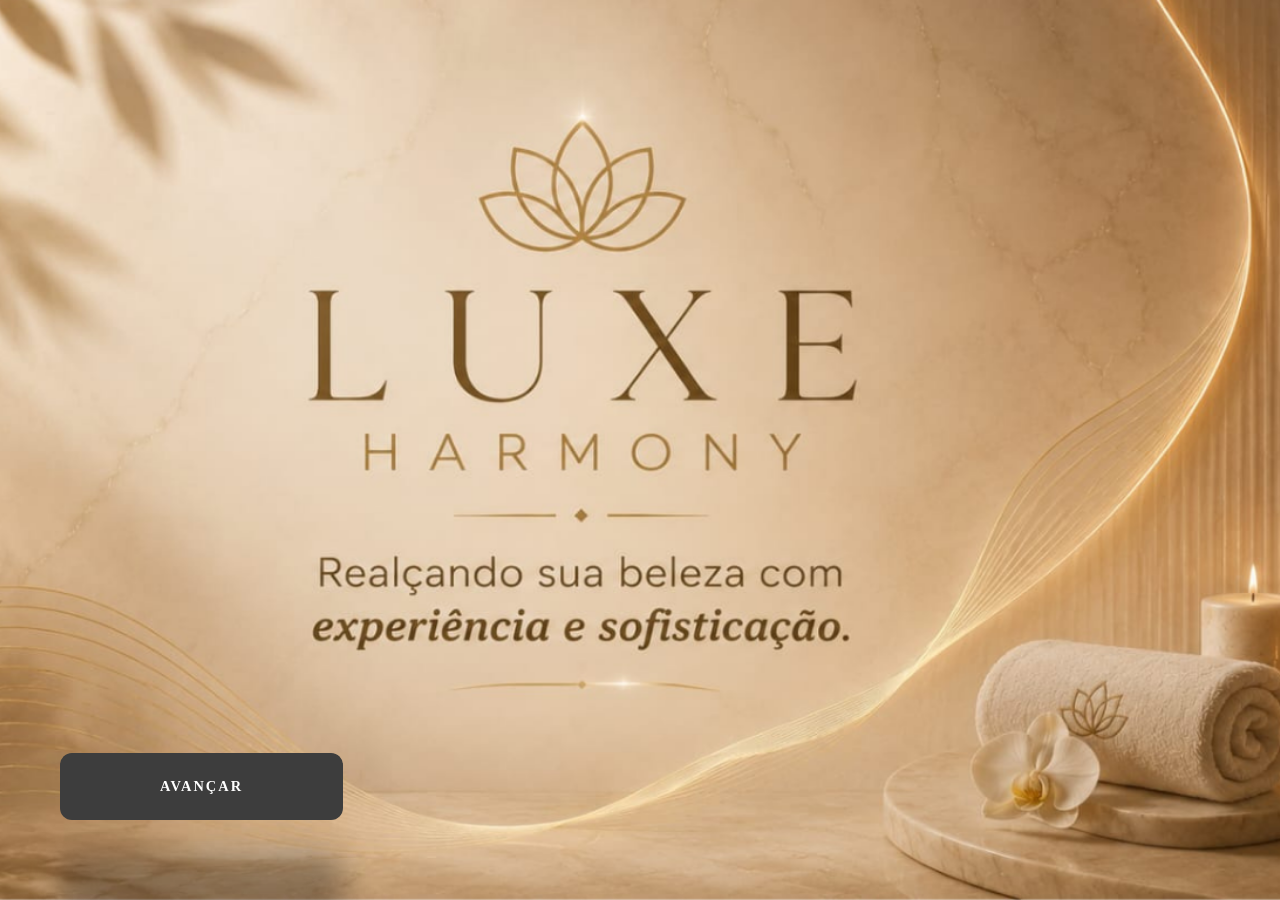
<file: Index.html>
<!DOCTYPE html>
<html lang="pt-br">
<head>
    <meta charset="UTF-8">
    <meta name="viewport" content="width=device-width, initial-scale=1.0">
    <title>Luxe Harmony</title>
    <style>
        body, html { margin: 0; padding: 0; height: 100%; overflow: hidden; }

        .hero {
            background: url('Home.png') no-repeat center center/cover;
            height: 100vh;
            display: flex;
            align-items: flex-end; /* Botão no fundo */
            justify-content: flex-start; /* Botão na esquerda */
            box-sizing: border-box;
            padding: 0 0 80px 60px; /* Ajuste aqui a distância da borda */
        }

        .btn-entrar {
            background-color: #3d3d3d; /* Cinza escuro da sua paleta */
            color: #ffffff;
            padding: 25px 100px;
            text-decoration: none;
            font-family: 'Times New Roman', serif; /* Estilo luxuoso */
            font-weight: bold;
            letter-spacing: 2px;
            border-radius: 12px;
            text-transform: uppercase;
            font-size: 0.9rem;
            box-shadow: 0 100px 30px rgba(0,0,0,0.3);
            transition: 0.3s;
        }

        .btn-entrar:hover {
            background-color: #000000;
            transform: translateY(-5px);
        }
    </style>
</head>
<body>
    <section class="hero">
        <a href="cadastro.html" class="btn-entrar">Avançar</a>
    </section>
</body>
</file>
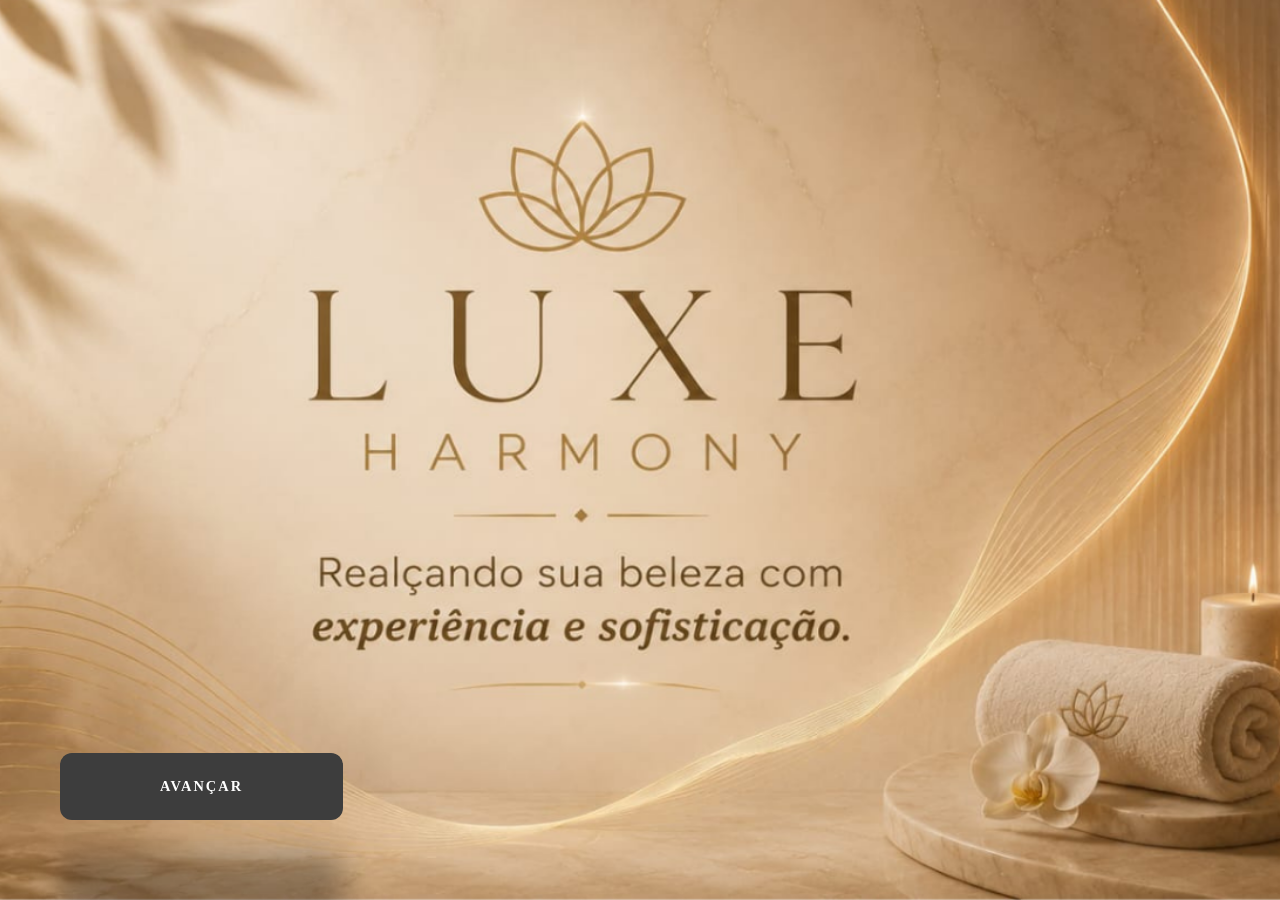
<file: index.html>
<!DOCTYPE html>
<html lang="pt-br">
<head>
    <meta charset="UTF-8">
    <meta name="viewport" content="width=device-width, initial-scale=1.0">
    <title>Luxe Harmony</title>
    <style>
        body, html { margin: 0; padding: 0; height: 100%; overflow: hidden; }

        .hero {
            background: url('Home.png') no-repeat center center/cover;
            height: 100vh;
            display: flex;
            align-items: flex-end; /* Botão no fundo */
            justify-content: flex-start; /* Botão na esquerda */
            box-sizing: border-box;
            padding: 0 0 80px 60px; /* Ajuste aqui a distância da borda */
        }

        .btn-entrar {
            background-color: #3d3d3d; /* Cinza escuro da sua paleta */
            color: #ffffff;
            padding: 25px 100px;
            text-decoration: none;
            font-family: 'Times New Roman', serif; /* Estilo luxuoso */
            font-weight: bold;
            letter-spacing: 2px;
            border-radius: 12px;
            text-transform: uppercase;
            font-size: 0.9rem;
            box-shadow: 0 100px 30px rgba(0,0,0,0.3);
            transition: 0.3s;
        }

        .btn-entrar:hover {
            background-color: #000000;
            transform: translateY(-5px);
        }
    </style>
</head>
<body>
    <section class="hero">
        <a href="cadastro.html" class="btn-entrar">Avançar</a>
    </section>
</body>
</html>
</file>
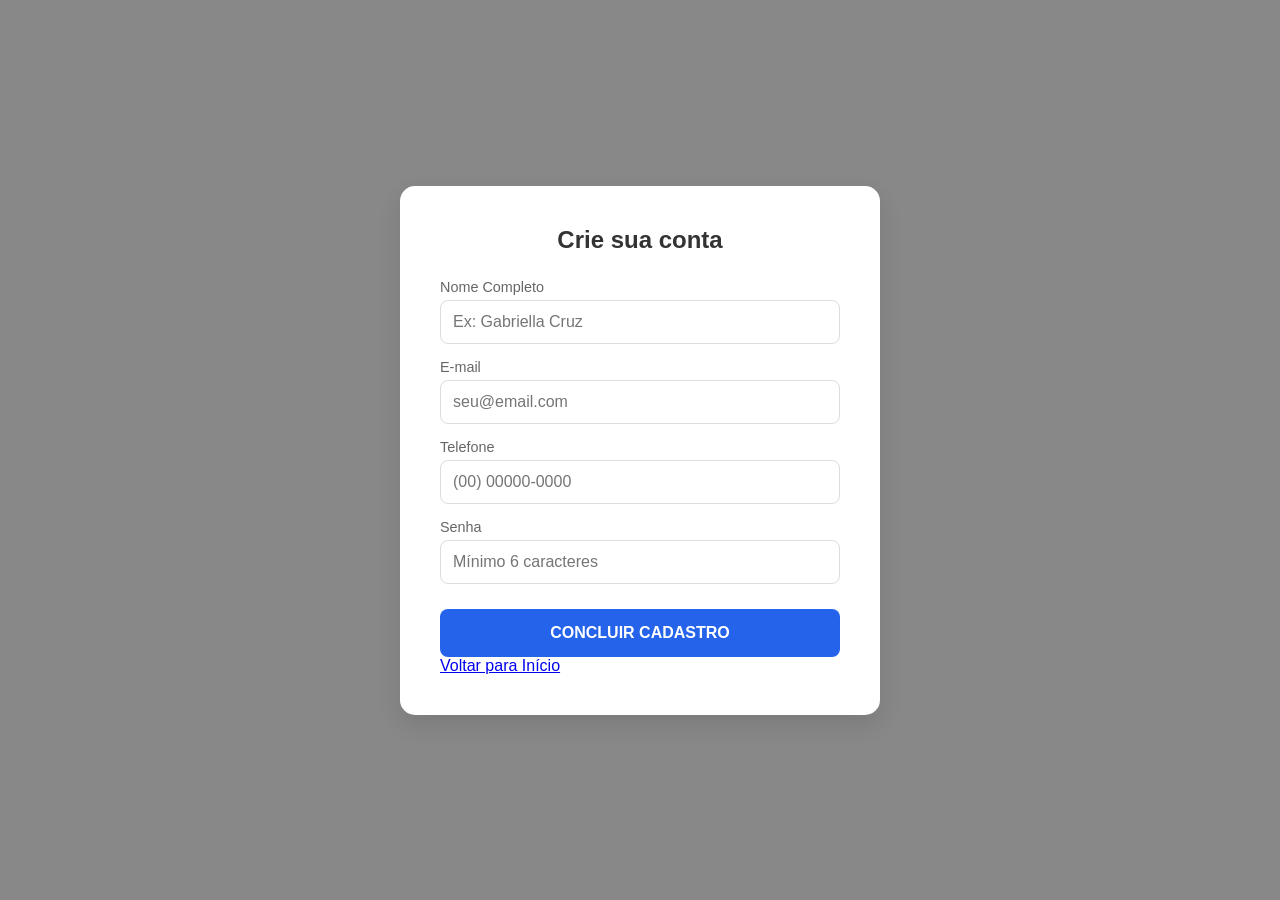
<file: cadastro.html>
<!DOCTYPE html>
<html lang="pt-br">
<head>
    <meta charset="UTF-8">
    <meta name="viewport" content="width=device-width, initial-scale=1.0">
    <title>Cadastro - Meu Portal</title>

    <style>
        body {
            margin: 0;
            padding: 0;
            font-family: 'Segoe UI', Tahoma, Geneva, Verdana, sans-serif;
            background-color: #888888;
            display: flex;
            justify-content: center;
            align-items: center;
            height: 100vh;
        }

        .card-cadastro {
            background: white;
            padding: 40px;
            border-radius: 15px;
            box-shadow: 0 10px 25px rgba(0,0,0,0.1);
            width: 100%;
            max-width: 400px;
        }

        h2 {
            margin-top: 0;
            color: #333;
            text-align: center;
            margin-bottom: 25px;
        }

        .campo-grupo {
            margin-bottom: 15px;
        }

        label {
            display: block;
            margin-bottom: 5px;
            color: #666;
            font-size: 0.9rem;
        }

        input {
            width: 100%;
            padding: 12px;
            border: 1px solid #ddd;
            border-radius: 8px;
            box-sizing: border-box;
            font-size: 1rem;
            transition: border-color 0.3s;
        }

        input:focus {
            outline: none;
            border-color: #3f4182;
        }

        .btn-finalizar {
            width: 100%;
            padding: 15px;
            background-color: #2563eb;
            color: white;
            border: none;
            border-radius: 8px;
            font-size: 1rem;
            font-weight: bold;
            cursor: pointer;
            margin-top: 10px;
            transition: background 0.3s;
        }

        .btn-finalizar:hover {
            background-color: #1d4ed8;
        }

        .voltar {
            display: block;
            text-align: center;
            margin-top: 20px;
            text-decoration: none;
            color: #999;
            font-size: 0.8rem;
        }
    </style>

</head>

<body>

    <div class="card-cadastro">
        <h2>Crie sua conta</h2>

   
        <form action="servicos.html">

            <div class="campo-grupo">
                <label>Nome Completo</label>
                <input type="text" placeholder="Ex: Gabriella Cruz" required>
            </div>

            <div class="campo-grupo">
                <label>E-mail</label>
                <input type="email" placeholder="seu@email.com" required>
            </div>

            <div class="campo-grupo">
                <label>Telefone</label>
                <input type="tel" placeholder="(00) 00000-0000" required>
            </div>

            <div class="campo-grupo">
                <label>Senha</label>
                <input type="password" placeholder="Mínimo 6 caracteres" required>
            </div>

            <button type="submit" class="btn-finalizar">
                CONCLUIR CADASTRO
            </button>

        </form>

        <a href="Index.html" class="btn-voltar">
                Voltar para Início
</a>
</a>
        </a>

    </div>

</body>
</html>
</file>
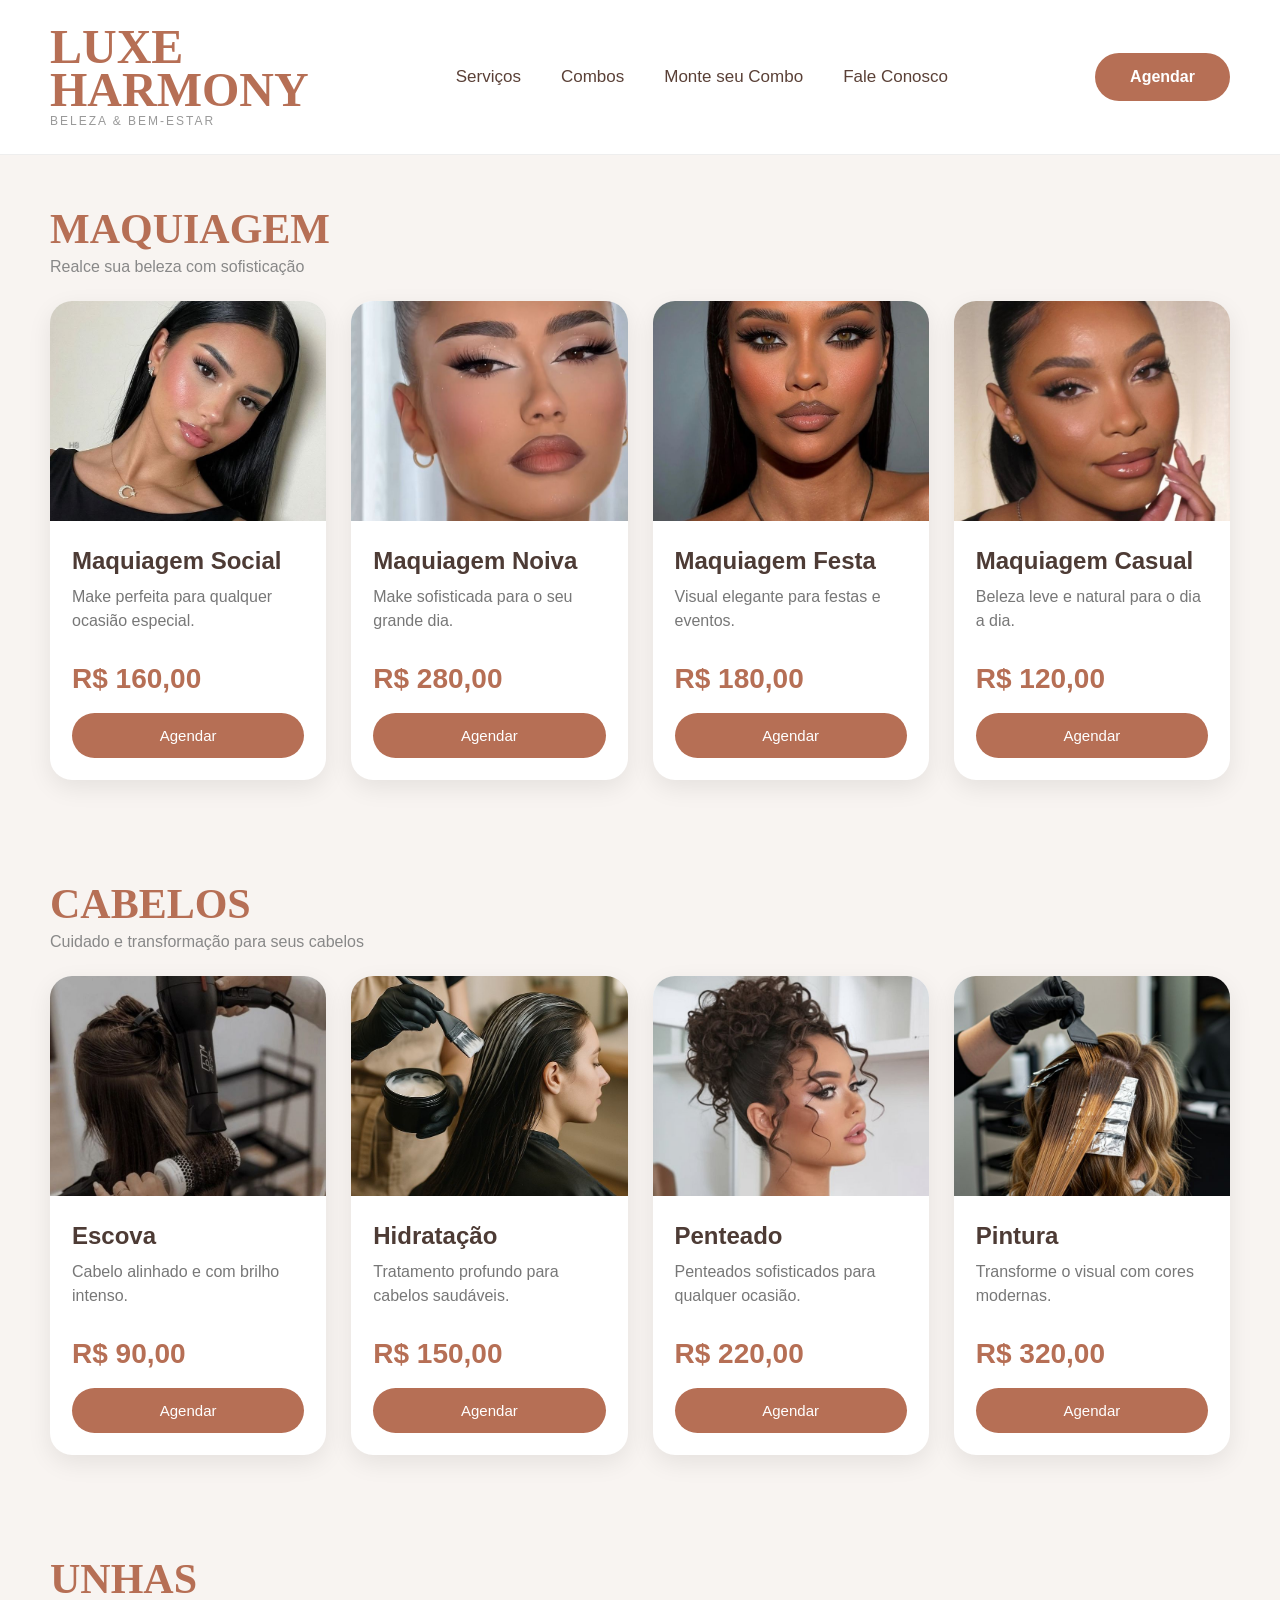
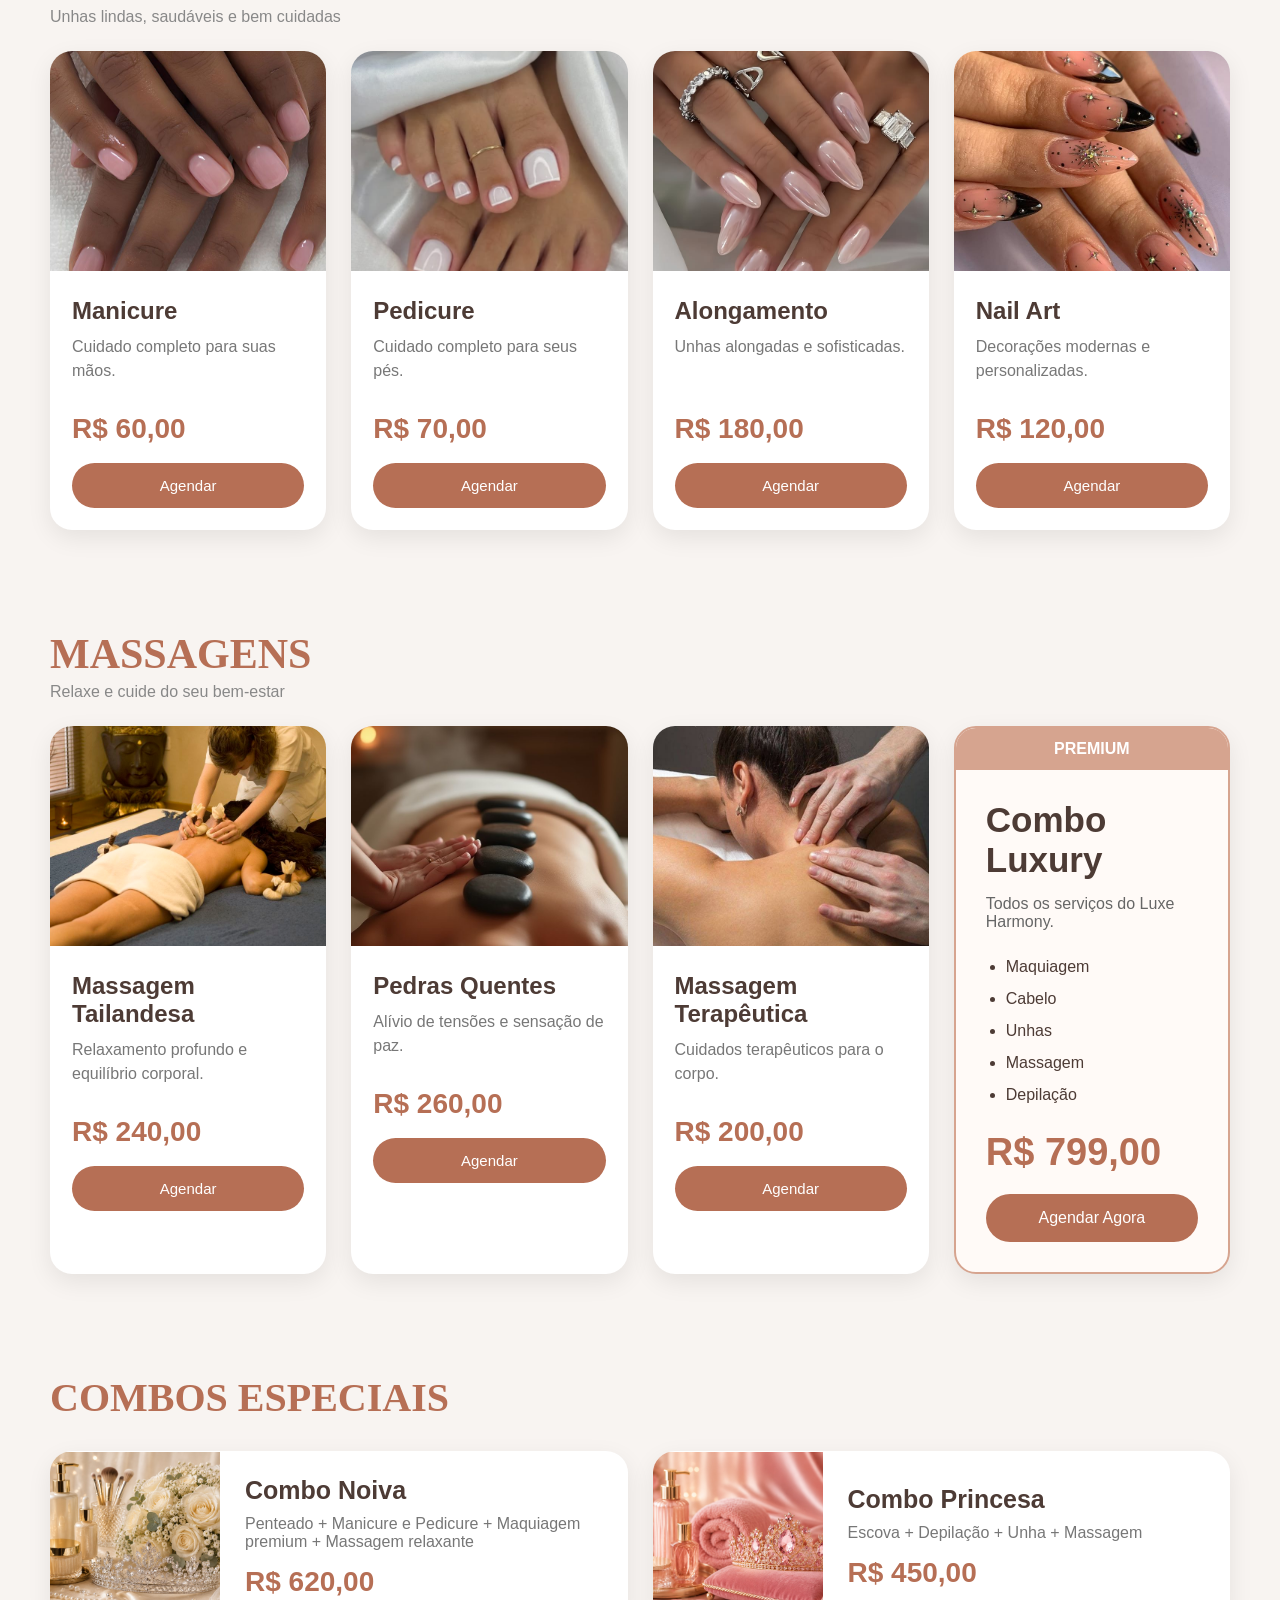
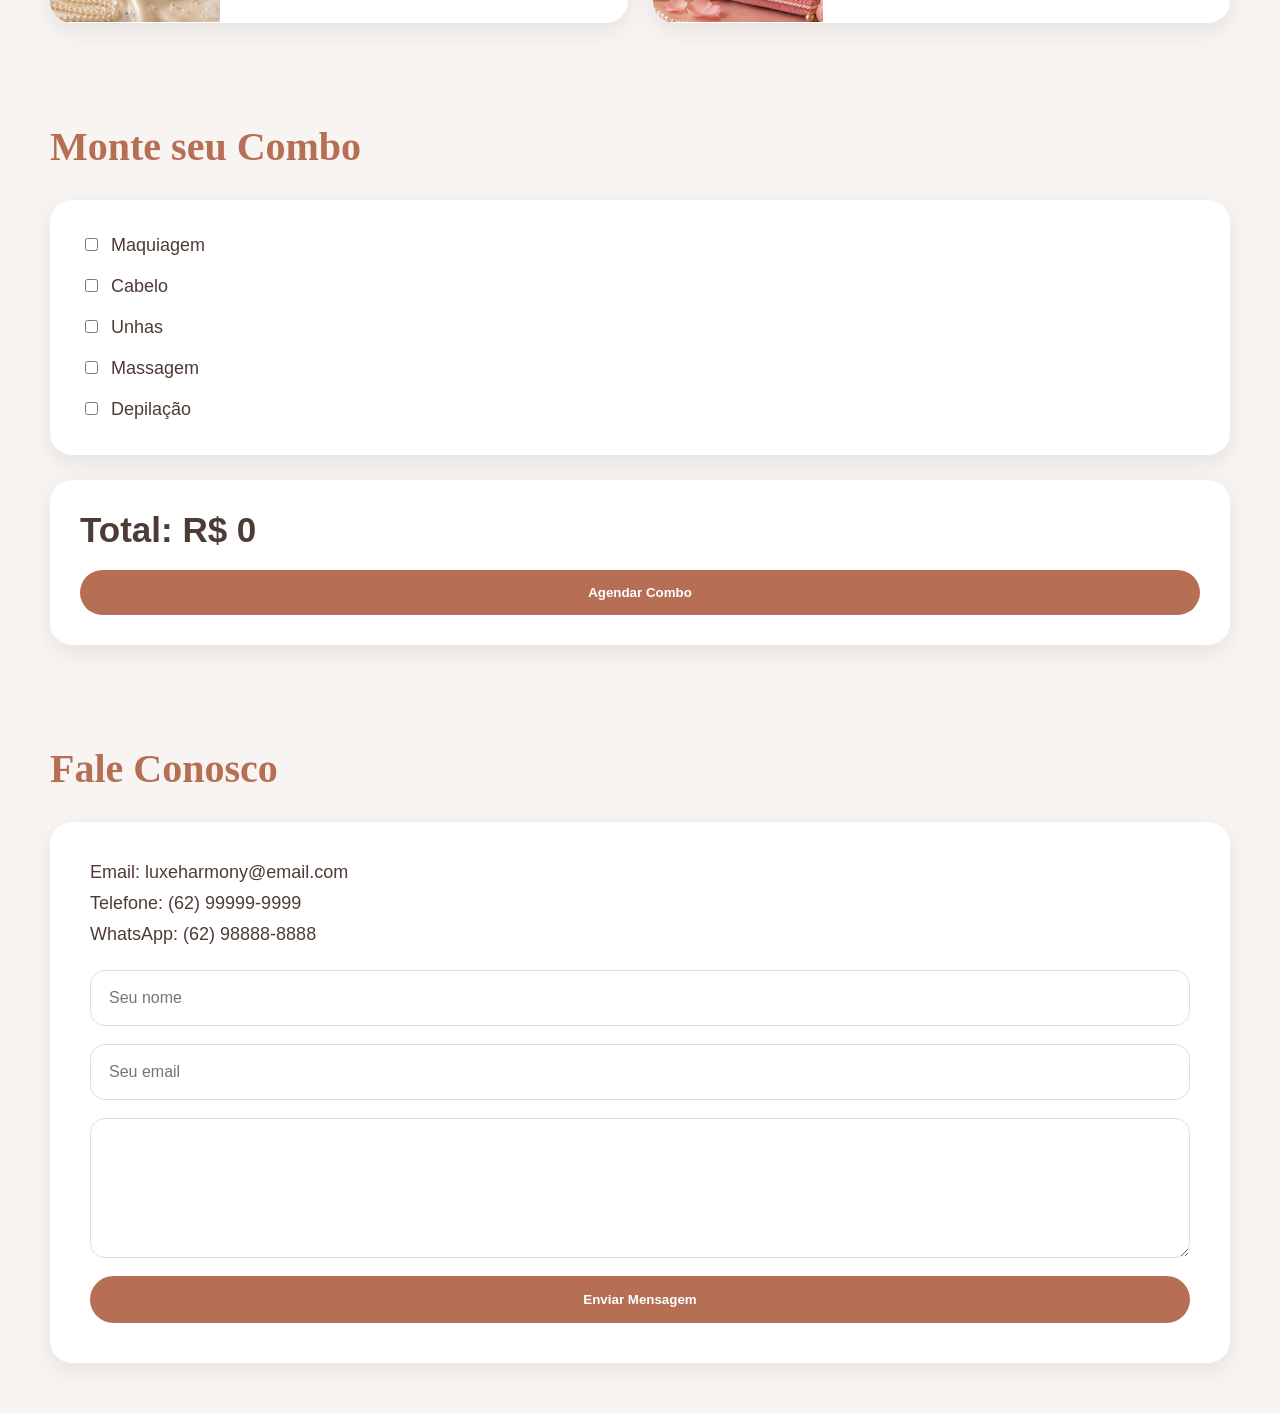
<file: servicos.html>
<!DOCTYPE html>
<html lang="pt-br">

<head>
    <meta charset="UTF-8">
    <meta name="viewport" content="width=device-width, initial-scale=1.0">
    <title>Luxe Harmony</title>

    <link rel="stylesheet" href="style.css">
</head>

<body>

<header>

    <div class="logo">
        <h1>LUXE<br>HARMONY</h1>
        <span>BELEZA & BEM-ESTAR</span>
    </div>

    <nav>
        <a href="#maquiagem">Serviços</a>
        <a href="#combos">Combos</a>
        <a href="#combo-personalizado">Monte seu Combo</a>
        <a href="#contato">Fale Conosco</a>
    </nav>

    <a href="cadastro.html" class="btn-topo">
        Agendar
    </a>

</header>


<!-- ==================== MAQUIAGEM ==================== -->

<section class="categoria" id="maquiagem">

    <div class="titulo-categoria">
        <div>
            <h2>MAQUIAGEM</h2>
            <p>Realce sua beleza com sofisticação</p>
        </div>
    </div>

    <div class="cards">

        <div class="card">
            <img src="Imagens/maquiagem-social.jpg" alt="Maquiagem Social">

            <div class="card-info">
                <h3>Maquiagem Social</h3>
                <p>Make perfeita para qualquer ocasião especial.</p>
                <span>R$ 160,00</span>

                <button onclick="abrirModal('Maquiagem Social',160)">
                    Agendar
                </button>
            </div>
        </div>


        <div class="card">
            <img src="Imagens/maquiagem-noiva.jpg" alt="Maquiagem Noiva">

            <div class="card-info">
                <h3>Maquiagem Noiva</h3>
                <p>Make sofisticada para o seu grande dia.</p>
                <span>R$ 280,00</span>

                <button onclick="abrirModal('Maquiagem Noiva',280)">
                    Agendar
                </button>
            </div>
        </div>


        <div class="card">
            <img src="Imagens/maquiagem-festas.jpg" alt="Maquiagem Festa">

            <div class="card-info">
                <h3>Maquiagem Festa</h3>
                <p>Visual elegante para festas e eventos.</p>
                <span>R$ 180,00</span>

                <button onclick="abrirModal('Maquiagem Festa',180)">
                    Agendar
                </button>
            </div>
        </div>


        <div class="card">
            <img src="Imagens/maquiagem-casual.jpg" alt="Maquiagem Casual">

            <div class="card-info">
                <h3>Maquiagem Casual</h3>
                <p>Beleza leve e natural para o dia a dia.</p>
                <span>R$ 120,00</span>

                <button onclick="abrirModal('Maquiagem Casual',120)">
                    Agendar
                </button>
            </div>
        </div>

    </div>

</section>


<!-- ==================== CABELOS ==================== -->

<section class="categoria">

    <div class="titulo-categoria">
        <div>
            <h2>CABELOS</h2>
            <p>Cuidado e transformação para seus cabelos</p>
        </div>
    </div>

    <div class="cards">

        <div class="card">
            <img src="Imagens/cabelo-escova.jpg" alt="Escova">

            <div class="card-info">
                <h3>Escova</h3>
                <p>Cabelo alinhado e com brilho intenso.</p>
                <span>R$ 90,00</span>

                <button onclick="abrirModal('Escova',90)">
                    Agendar
                </button>
            </div>
        </div>


        <div class="card">
            <img src="Imagens/cabelo-hidratação.jpg" alt="Hidratação">

            <div class="card-info">
                <h3>Hidratação</h3>
                <p>Tratamento profundo para cabelos saudáveis.</p>
                <span>R$ 150,00</span>

                <button onclick="abrirModal('Hidratação',150)">
                    Agendar
                </button>
            </div>
        </div>


        <div class="card">
            <img src="Imagens/cabelo-penteado.jpg" alt="Penteado">

            <div class="card-info">
                <h3>Penteado</h3>
                <p>Penteados sofisticados para qualquer ocasião.</p>
                <span>R$ 220,00</span>

                <button onclick="abrirModal('Penteado',220)">
                    Agendar
                </button>
            </div>
        </div>


        <div class="card">
            <img src="Imagens/cabelo-pintura.jpg" alt="Pintura">

            <div class="card-info">
                <h3>Pintura</h3>
                <p>Transforme o visual com cores modernas.</p>
                <span>R$ 320,00</span>

                <button onclick="abrirModal('Pintura',320)">
                    Agendar
                </button>
            </div>
        </div>

    </div>

</section>


<!-- ==================== UNHAS ==================== -->

<section class="categoria">

    <div class="titulo-categoria">
        <div>
            <h2>UNHAS</h2>
            <p>Unhas lindas, saudáveis e bem cuidadas</p>
        </div>
    </div>

    <div class="cards">

        <div class="card">
            <img src="Imagens/unha-manicure.jpg" alt="Manicure">

            <div class="card-info">
                <h3>Manicure</h3>
                <p>Cuidado completo para suas mãos.</p>
                <span>R$ 60,00</span>

                <button onclick="abrirModal('Manicure',60)">
                    Agendar
                </button>
            </div>
        </div>


        <div class="card">
            <img src="Imagens/unha-pédecure.jpg" alt="Pedicure">

            <div class="card-info">
                <h3>Pedicure</h3>
                <p>Cuidado completo para seus pés.</p>
                <span>R$ 70,00</span>

                <button onclick="abrirModal('Pedicure',70)">
                    Agendar
                </button>
            </div>
        </div>


        <div class="card">
            <img src="Imagens/unha-alongamento.jpg" alt="Alongamento">

            <div class="card-info">
                <h3>Alongamento</h3>
                <p>Unhas alongadas e sofisticadas.</p>
                <span>R$ 180,00</span>

                <button onclick="abrirModal('Alongamento',180)">
                    Agendar
                </button>
            </div>
        </div>


        <div class="card">
            <img src="Imagens/unha-nail art.jpg" alt="Nail Art">

            <div class="card-info">
                <h3>Nail Art</h3>
                <p>Decorações modernas e personalizadas.</p>
                <span>R$ 120,00</span>

                <button onclick="abrirModal('Nail Art',120)">
                    Agendar
                </button>
            </div>
        </div>

    </div>

</section>


<!-- ==================== MASSAGENS ==================== -->

<section class="categoria">

    <div class="titulo-categoria">
        <div>
            <h2>MASSAGENS</h2>
            <p>Relaxe e cuide do seu bem-estar</p>
        </div>
    </div>

    <div class="cards massagens-grid">

        <div class="card">
            <img src="Imagens/massagem-massagem tailandesa.jpg" alt="Massagem Tailandesa">

            <div class="card-info">
                <h3>Massagem Tailandesa</h3>
                <p>Relaxamento profundo e equilíbrio corporal.</p>
                <span>R$ 240,00</span>

                <button onclick="abrirModal('Massagem Tailandesa',240)">
                    Agendar
                </button>
            </div>
        </div>


        <div class="card">
            <img src="Imagens/massagem-massagem com pedras quentes.jpg" alt="Pedras Quentes">

            <div class="card-info">
                <h3>Pedras Quentes</h3>
                <p>Alívio de tensões e sensação de paz.</p>
                <span>R$ 260,00</span>

                <button onclick="abrirModal('Pedras Quentes',260)">
                    Agendar
                </button>
            </div>
        </div>


        <div class="card">
            <img src="Imagens/massagem-massagem terapeutica.jpg" alt="Massagem Terapêutica">

            <div class="card-info">
                <h3>Massagem Terapêutica</h3>
                <p>Cuidados terapêuticos para o corpo.</p>
                <span>R$ 200,00</span>

                <button onclick="abrirModal('Massagem Terapêutica',200)">
                    Agendar
                </button>
            </div>
        </div>


        <!-- COMBO LUXURY -->

        <div class="card premium" id="combos">

            <div class="premium-topo">
                PREMIUM
            </div>

            <div class="premium-info">

                <h3>Combo Luxury</h3>

                <p>
                    Todos os serviços do Luxe Harmony.
                </p>

                <ul>
                    <li>Maquiagem</li>
                    <li>Cabelo</li>
                    <li>Unhas</li>
                    <li>Massagem</li>
                    <li>Depilação</li>
                </ul>

                <span>R$ 799,00</span>

                <button onclick="abrirModal('Combo Luxury',799)">
                    Agendar Agora
                </button>

            </div>

        </div>

    </div>

</section>


<!-- ==================== COMBOS ESPECIAIS ==================== -->

<section class="combos">

    <h2>COMBOS ESPECIAIS</h2>

    <div class="mini-combos">

        <div class="mini-card">

            <img src="Imagens/combo-combo noiva.jpg" alt="Combo Noiva">

            <div>

                <h4>Combo Noiva</h4>

                <p>
                    Penteado + Manicure e Pedicure +
                    Maquiagem premium + Massagem relaxante
                </p>

                <span>R$ 620,00</span>

            </div>

        </div>


        <div class="mini-card">

            <img src="Imagens/combo-combo princesa.jpg" alt="Combo Princesa">

            <div>

                <h4>Combo Princesa</h4>

                <p>
                    Escova + Depilação + Unha + Massagem
                </p>

                <span>R$ 450,00</span>

            </div>

        </div>

    </div>

</section>


<!-- ==================== MONTE SEU COMBO ==================== -->

<section class="combo-personalizado" id="combo-personalizado">

    <h2>Monte seu Combo</h2>

    <div class="checkboxes">

        <label>
            <input
                type="checkbox"
                value="160"
                onchange="calcularCombo()">
            Maquiagem
        </label>


        <label>
            <input
                type="checkbox"
                value="90"
                onchange="calcularCombo()">
            Cabelo
        </label>


        <label>
            <input
                type="checkbox"
                value="60"
                onchange="calcularCombo()">
            Unhas
        </label>


        <label>
            <input
                type="checkbox"
                value="240"
                onchange="calcularCombo()">
            Massagem
        </label>


        <label>
            <input
                type="checkbox"
                value="240"
                onchange="calcularCombo()">
            Depilação
        </label>

    </div>


    <div class="resultado-combo">

        <h3>
            Total: R$
            <span id="total">0</span>
        </h3>

        <button onclick="abrirCombo()">
            Agendar Combo
        </button>

    </div>

</section>


<!-- ==================== CONTATO ==================== -->

<section class="contato" id="contato">

    <h2>Fale Conosco</h2>

    <div class="contato-box">

        <p>Email: luxeharmony@email.com</p>
        <p>Telefone: (62) 99999-9999</p>
        <p>WhatsApp: (62) 98888-8888</p>


        <form>

            <input
                type="text"
                placeholder="Seu nome">

            <input
                type="email"
                placeholder="Seu email">

            <textarea
                placeholder="Digite sua mensagem">
            </textarea>

            <button type="submit">
                Enviar Mensagem
            </button>

        </form>

    </div>

</section>


<!-- ==================== MODAL DE AGENDAMENTO ==================== -->

<div class="modal" id="modal">

    <div class="modal-content">

        <span
            class="fechar"
            onclick="fecharModal()">
            &times;
        </span>


        <h2>Finalizar Agendamento</h2>


        <!-- SERVIÇO ESCOLHIDO -->

        <h3 id="servicoEscolhido"></h3>


        <!-- VALOR -->

        <h3 id="valorTotal"></h3>

        <p id="sinal"></p>

        <p id="restante"></p>


        <!-- DATA -->

        <label for="dataAgendamento">
            Escolha a data:
        </label>

        <input
            type="date"
            id="dataAgendamento">


        <!-- HORÁRIO -->

        <label for="horarioAgendamento">
            Escolha o horário:
        </label>

        <select id="horarioAgendamento">

            <option value="">
                Escolha uma data primeiro
            </option>

        </select>


        <!-- PAGAMENTO -->

        <h4>
            Forma de Pagamento
        </h4>

        <select
            id="formaPagamento"
            class="pagamento-select">

            <option value="">
                Selecione uma opção
            </option>

            <option value="PIX">
                PIX
            </option>

            <option value="Cartão de Crédito">
                Cartão de Crédito
            </option>

            <option value="Cartão de Débito">
                Cartão de Débito
            </option>

            <option value="Presencial">
                Pagar Presencialmente
            </option>

        </select>


        <!-- FINALIZAR -->

        <button
            class="btn-pagar"
            onclick="finalizarAgendamento()">

            Finalizar Agendamento

        </button>

    </div>

</div>


<script src="script.js"></script>

</body>
</html>
</file>
<file: style.css>
* {
    margin: 0;
    padding: 0;
    box-sizing: border-box;
}

body {
    background: #f8f4f1;
    font-family: 'Segoe UI', sans-serif;
    color: #4d3b35;
}


/* =========================
   HEADER
========================= */

header {
    background: white;
    display: flex;
    justify-content: space-between;
    align-items: center;
    padding: 25px 50px;
    border-bottom: 1px solid #eee;
    position: sticky;
    top: 0;
    z-index: 1000;
}

.logo h1 {
    font-family: 'Times New Roman', serif;
    color: #b66f55;
    font-size: 48px;
    line-height: 0.9;
}

.logo span {
    letter-spacing: 2px;
    font-size: 12px;
    color: #999;
}


/* =========================
   MENU
========================= */

nav {
    display: flex;
    gap: 40px;
}

nav a {
    text-decoration: none;
    color: #5a4037;
    font-size: 17px;
    transition: 0.3s;
}

nav a:hover {
    color: #b66f55;
}


/* =========================
   BOTÃO DO TOPO
========================= */

.btn-topo {
    background: #b66f55;
    color: white;
    text-decoration: none;
    padding: 15px 35px;
    border-radius: 40px;
    font-weight: bold;
    transition: 0.3s;
}

.btn-topo:hover {
    background: #9b5941;
    transform: translateY(-2px);
}


/* =========================
   SEÇÕES
========================= */

.categoria,
.combos,
.combo-personalizado,
.contato {
    padding: 50px;
}

.titulo-categoria {
    margin-bottom: 25px;
}

.titulo-categoria h2 {
    font-family: 'Times New Roman', serif;
    color: #b66f55;
    font-size: 42px;
}

.titulo-categoria p {
    color: #888;
    margin-top: 5px;
}


/* =========================
   GRID DOS CARDS
========================= */

.cards {
    display: grid;
    grid-template-columns: repeat(4, 1fr);
    gap: 25px;
}


/* =========================
   CARDS
========================= */

.card {
    background: white;
    border-radius: 22px;
    overflow: hidden;
    box-shadow: 0 8px 25px rgba(0, 0, 0, 0.08);
    transition: 0.3s;
}

.card:hover {
    transform: translateY(-5px);
}

.card img {
    width: 100%;
    height: 220px;
    object-fit: cover;
}

.card-info {
    padding: 22px;
}

.card-info h3 {
    font-size: 24px;
    margin-bottom: 10px;
}

.card-info p {
    color: #777;
    line-height: 1.5;
    min-height: 60px;
}

.card-info span {
    display: block;
    margin: 18px 0;
    font-size: 28px;
    color: #b66f55;
    font-weight: bold;
}

.card-info button {
    width: 100%;
    border: none;
    background: #b66f55;
    color: white;
    padding: 14px;
    border-radius: 30px;
    cursor: pointer;
    font-size: 15px;
    transition: 0.3s;
}

.card-info button:hover {
    background: #9b5941;
    transform: translateY(-2px);
}


/* =========================
   CARD PREMIUM
========================= */

.premium {
    border: 2px solid #d6a48f;
    background: #fffaf7;
}

.premium-topo {
    background: #d6a48f;
    color: white;
    text-align: center;
    padding: 12px;
    font-weight: bold;
}

.premium-info {
    padding: 30px;
}

.premium-info h3 {
    font-size: 35px;
    margin-bottom: 15px;
}

.premium-info p {
    color: #666;
}

.premium-info ul {
    margin: 20px 0;
    padding-left: 20px;
    line-height: 2;
}

.premium-info span {
    display: block;
    font-size: 38px;
    color: #b66f55;
    margin-bottom: 20px;
    font-weight: bold;
}

.premium-info button {
    width: 100%;
    border: none;
    background: #b66f55;
    color: white;
    padding: 15px;
    border-radius: 40px;
    font-size: 16px;
    cursor: pointer;
    transition: 0.3s;
}

.premium-info button:hover {
    background: #9b5941;
}


/* =========================
   COMBOS
========================= */

.combos h2,
.combo-personalizado h2,
.contato h2 {
    font-family: 'Times New Roman', serif;
    color: #b66f55;
    font-size: 40px;
    margin-bottom: 30px;
}

.mini-combos {
    display: grid;
    grid-template-columns: repeat(2, 1fr);
    gap: 25px;
}

.mini-card {
    background: white;
    display: flex;
    align-items: center;
    border-radius: 22px;
    overflow: hidden;
    box-shadow: 0 8px 25px rgba(0, 0, 0, 0.08);
}

.mini-card img {
    width: 170px;
    height: 170px;
    object-fit: cover;
}

.mini-card div {
    padding: 25px;
}

.mini-card h4 {
    font-size: 25px;
    margin-bottom: 10px;
}

.mini-card p {
    color: #777;
    margin-bottom: 15px;
}

.mini-card span {
    font-size: 28px;
    font-weight: bold;
    color: #b66f55;
}


/* =========================
   MONTE SEU COMBO
========================= */

.checkboxes {
    background: white;
    padding: 35px;
    border-radius: 22px;
    box-shadow: 0 8px 25px rgba(0, 0, 0, 0.08);
    display: flex;
    flex-direction: column;
    gap: 20px;
}

.checkboxes label {
    font-size: 18px;
    cursor: pointer;
}

.checkboxes input {
    margin-right: 8px;
}

.resultado-combo {
    margin-top: 25px;
    background: white;
    padding: 30px;
    border-radius: 22px;
    box-shadow: 0 8px 25px rgba(0, 0, 0, 0.08);
}

.resultado-combo h3 {
    font-size: 35px;
    margin-bottom: 20px;
}

.resultado-combo button {
    width: 100%;
    border: none;
    background: #b66f55;
    color: white;
    padding: 15px;
    border-radius: 35px;
    cursor: pointer;
    font-weight: bold;
    transition: 0.3s;
}

.resultado-combo button:hover {
    background: #9b5941;
}


/* =========================
   CONTATO
========================= */

.contato-box {
    background: white;
    padding: 40px;
    border-radius: 22px;
    box-shadow: 0 8px 25px rgba(0, 0, 0, 0.08);
}

.contato-box p {
    margin-bottom: 10px;
    font-size: 18px;
}

form {
    margin-top: 25px;
    display: flex;
    flex-direction: column;
    gap: 18px;
}

input,
textarea {
    padding: 18px;
    border-radius: 15px;
    border: 1px solid #ddd;
    font-size: 16px;
    font-family: inherit;
}

textarea {
    min-height: 140px;
    resize: vertical;
}

form button {
    background: #b66f55;
    color: white;
    border: none;
    padding: 16px;
    border-radius: 35px;
    cursor: pointer;
    font-weight: bold;
    transition: 0.3s;
}

form button:hover {
    background: #9b5941;
}


/* =========================
   BOTÃO VOLTAR
========================= */

.btn-voltar {
    display: inline-block;
    padding: 12px 25px;
    background: #d4a373;
    color: white;
    text-decoration: none;
    border-radius: 10px;
    margin-top: 20px;
    transition: 0.3s;
}

.btn-voltar:hover {
    background: #b08968;
}


/* =========================
   MODAL DE AGENDAMENTO
========================= */

.modal {
    display: none;

    position: fixed;
    top: 0;
    left: 0;

    width: 100%;
    height: 100%;

    background: rgba(0, 0, 0, 0.65);

    justify-content: center;
    align-items: center;

    padding: 20px;

    z-index: 9999;
}


/* CAIXA DO MODAL */

.modal-content {
    background: white;

    width: 100%;
    max-width: 500px;

    max-height: 90vh;

    overflow-y: auto;

    padding: 35px;

    border-radius: 25px;

    position: relative;

    box-shadow: 0 20px 50px rgba(0, 0, 0, 0.25);

    animation: aparecerModal 0.3s ease;
}


/* ANIMAÇÃO */

@keyframes aparecerModal {

    from {
        opacity: 0;
        transform: translateY(-20px);
    }

    to {
        opacity: 1;
        transform: translateY(0);
    }

}


/* BOTÃO FECHAR */

.fechar {
    position: absolute;

    right: 20px;
    top: 12px;

    font-size: 35px;

    color: #888;

    cursor: pointer;

    transition: 0.3s;
}

.fechar:hover {
    color: #000;
}


/* TÍTULO DO MODAL */

.modal-content h2 {
    font-family: 'Times New Roman', serif;

    color: #b66f55;

    text-align: center;

    font-size: 32px;

    margin-bottom: 25px;
}


/* SERVIÇO ESCOLHIDO */

#servicoEscolhido {
    text-align: center;

    color: #5a4037;

    font-size: 22px;

    margin-bottom: 15px;
}


/* VALOR */

#valorTotal {
    text-align: center;

    color: #b66f55;

    font-size: 24px;

    margin-bottom: 10px;
}


/* SINAL E RESTANTE */

#sinal,
#restante {
    text-align: center;

    color: #777;

    margin-bottom: 7px;

    font-size: 15px;
}


/* LABELS DA DATA E HORÁRIO */

.modal-content label {
    display: block;

    margin-top: 20px;

    margin-bottom: 8px;

    color: #5a4037;

    font-weight: bold;

    font-size: 15px;
}


/* DATA */

#dataAgendamento {
    width: 100%;

    padding: 14px;

    border: 1px solid #ddd;

    border-radius: 12px;

    background: #faf8f6;

    font-size: 16px;

    color: #4d3b35;

    outline: none;

    cursor: pointer;

    transition: 0.3s;
}

#dataAgendamento:focus {
    border-color: #b66f55;

    box-shadow: 0 0 0 3px rgba(182, 111, 85, 0.12);
}


/* HORÁRIO */

#horarioAgendamento {
    width: 100%;

    padding: 14px;

    border: 1px solid #ddd;

    border-radius: 12px;

    background: #faf8f6;

    font-size: 16px;

    color: #4d3b35;

    outline: none;

    cursor: pointer;

    transition: 0.3s;
}

#horarioAgendamento:focus {
    border-color: #b66f55;

    box-shadow: 0 0 0 3px rgba(182, 111, 85, 0.12);
}


/* FORMA DE PAGAMENTO */

.modal-content h4 {
    margin-top: 22px;

    margin-bottom: 8px;

    color: #5a4037;

    font-size: 16px;
}


/* SELECT DE PAGAMENTO */

.pagamento-select {
    width: 100%;

    padding: 14px;

    border-radius: 12px;

    border: 1px solid #ddd;

    background: #faf8f6;

    font-size: 16px;

    color: #4d3b35;

    outline: none;

    cursor: pointer;

    transition: 0.3s;
}

.pagamento-select:focus {
    border-color: #b66f55;

    box-shadow: 0 0 0 3px rgba(182, 111, 85, 0.12);
}


/* BOTÃO FINALIZAR */

.btn-pagar {
    width: 100%;

    margin-top: 25px;

    padding: 15px;

    border: none;

    border-radius: 35px;

    background: #b66f55;

    color: white;

    font-size: 16px;

    font-weight: bold;

    cursor: pointer;

    transition: 0.3s;
}

.btn-pagar:hover {
    background: #9b5941;

    transform: translateY(-2px);
}


/* =========================
   PAGAMENTO
========================= */

.caixa-pagamento {
    background: white;

    padding: 30px;

    border-radius: 20px;

    text-align: center;
}


/* =========================
   RESPONSIVO
========================= */

@media(max-width: 1100px) {

    .cards {
        grid-template-columns: repeat(2, 1fr);
    }

    .mini-combos {
        grid-template-columns: 1fr;
    }

}


@media(max-width: 700px) {

    header {
        flex-direction: column;

        gap: 20px;

        padding: 20px;
    }

    nav {
        flex-wrap: wrap;

        justify-content: center;

        gap: 20px;
    }

    .categoria,
    .combos,
    .combo-personalizado,
    .contato {
        padding: 30px 20px;
    }

    .cards {
        grid-template-columns: 1fr;
    }

    .modal-content {
        padding: 28px 20px;
    }

    .modal-content h2 {
        font-size: 27px;
    }

    .mini-card {
        flex-direction: column;

        align-items: stretch;
    }

    .mini-card img {
        width: 100%;

        height: 200px;
    }

}
</file>
